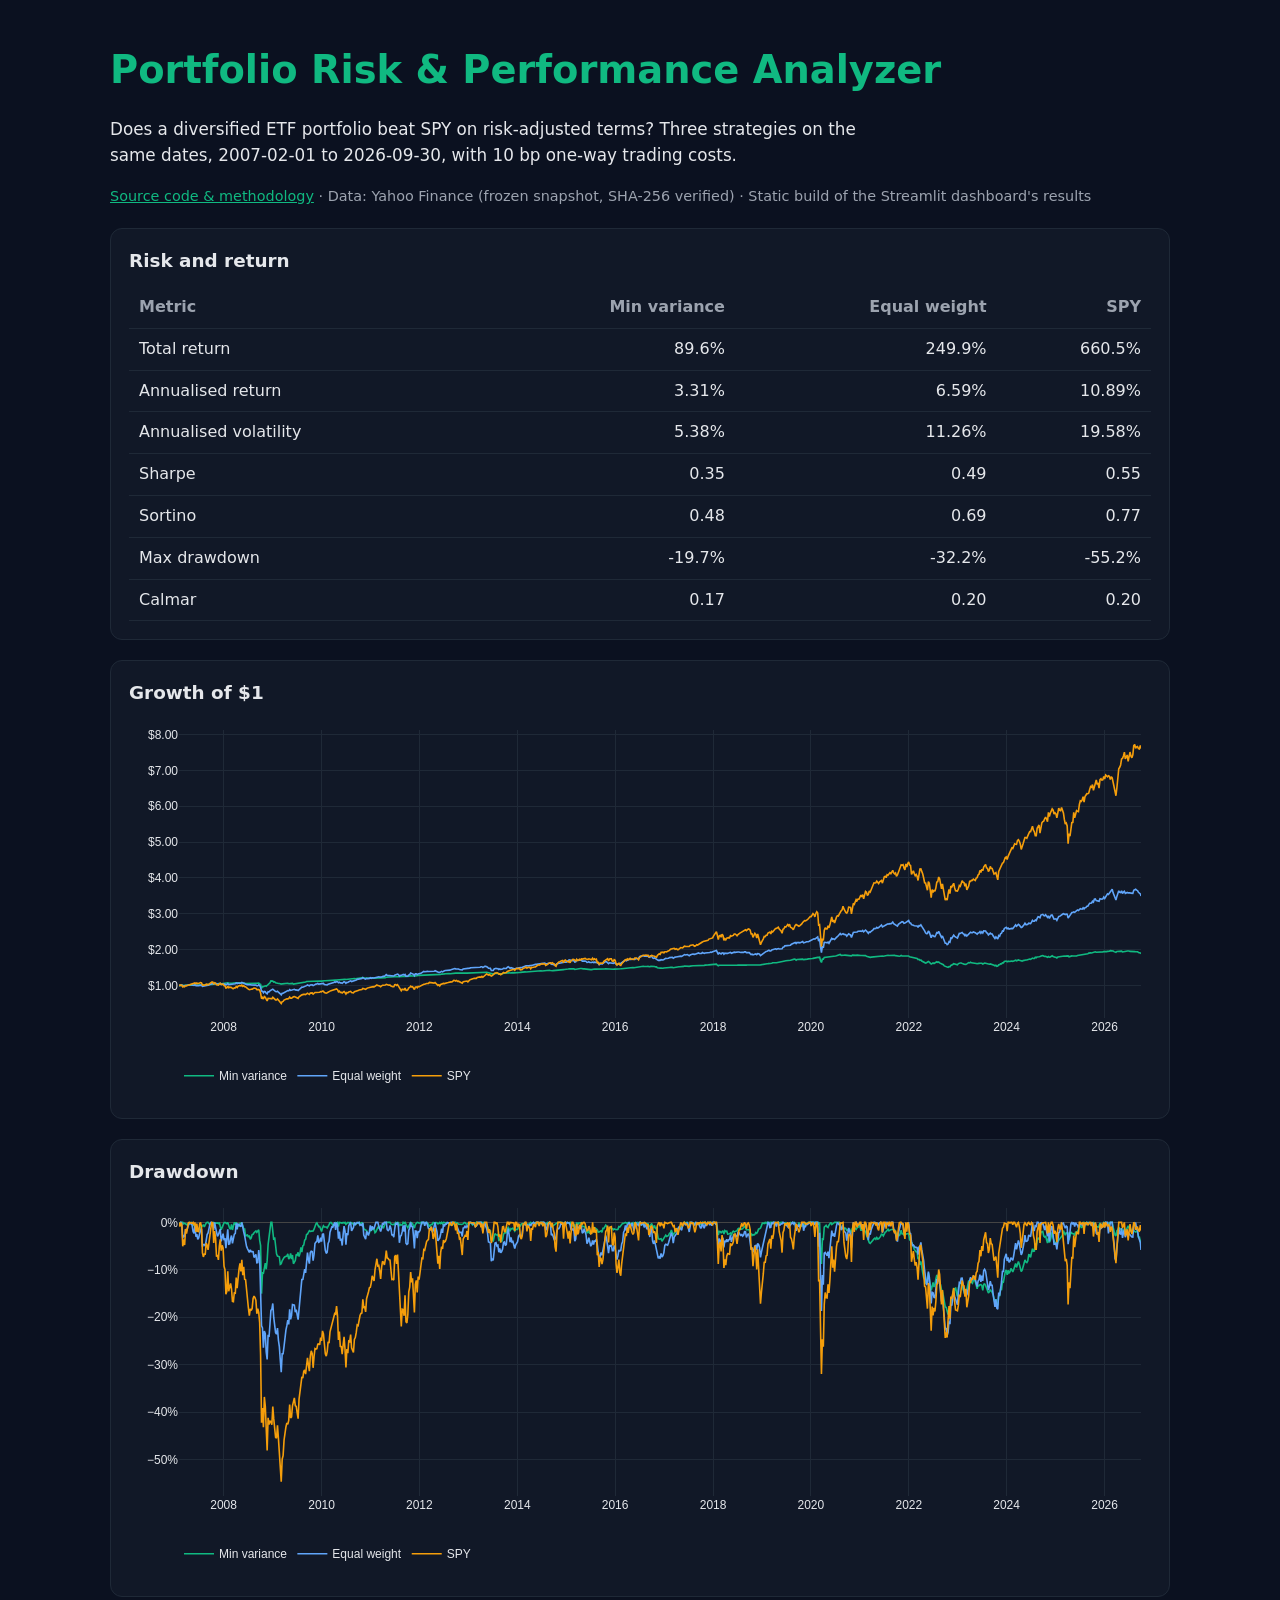
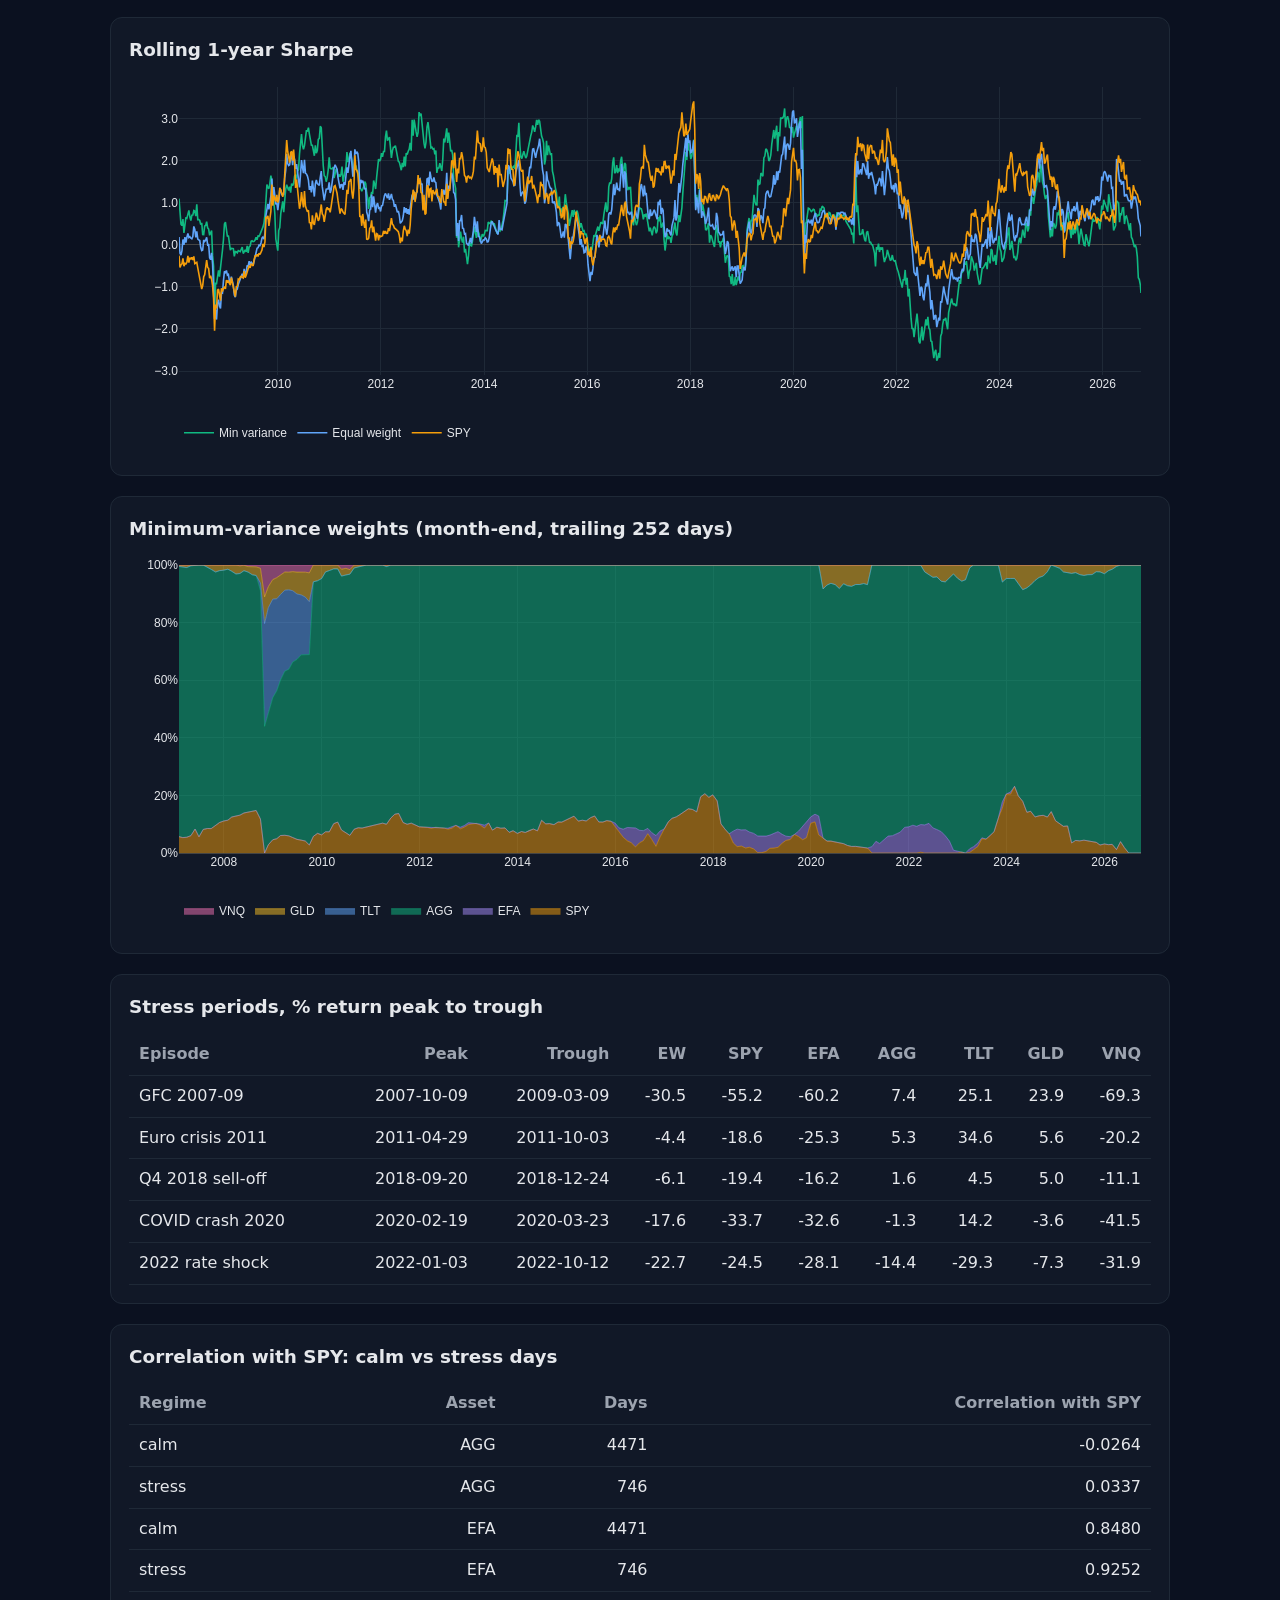
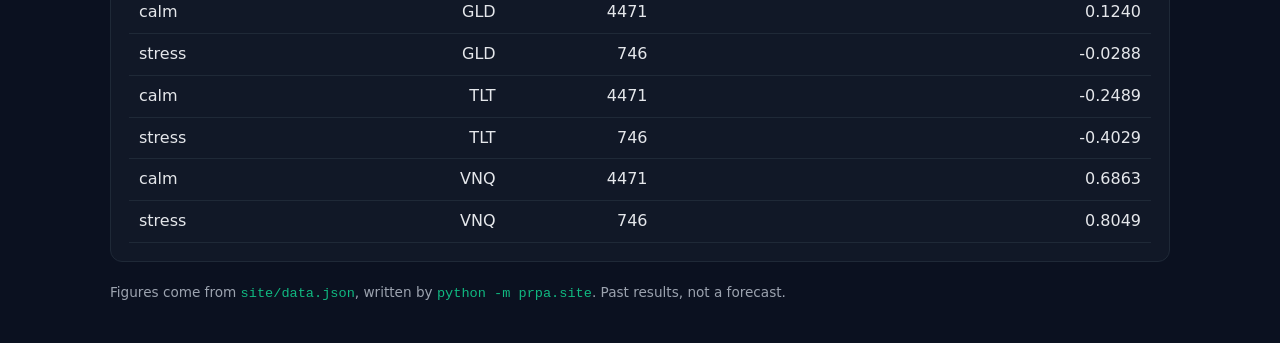
<file: index.html>
<!doctype html>
<html lang="en">
<head>
<meta charset="utf-8">
<meta name="viewport" content="width=device-width, initial-scale=1">
<title>Portfolio Risk &amp; Performance Analyzer</title>
<meta name="description" content="Equal-weight and minimum-variance ETF portfolios vs SPY, 2007–2026, from a frozen Yahoo Finance snapshot.">
<link rel="stylesheet" href="style.css">
<script src="https://cdn.plot.ly/plotly-2.35.2.min.js" charset="utf-8" defer></script>
<script src="app.js" defer></script>
</head>
<body>
<header>
  <h1>Portfolio Risk &amp; Performance Analyzer</h1>
  <p class="lede">Does a diversified ETF portfolio beat SPY on risk-adjusted terms? Three strategies on the same dates, <span id="period"></span>, with 10 bp one-way trading costs.</p>
  <p class="links"><a href="https://github.com/ParBproject/portfolio-risk-performance-analyzer">Source code &amp; methodology</a> · Data: Yahoo Finance (frozen snapshot, SHA-256 verified) · Static build of the Streamlit dashboard's results</p>
</header>
<main>
  <section><h2>Risk and return</h2><div class="table-wrap"><table id="metrics"></table></div></section>
  <section><h2>Growth of $1</h2><div id="growth" class="chart"></div></section>
  <section><h2>Drawdown</h2><div id="drawdown" class="chart"></div></section>
  <section><h2>Rolling 1-year Sharpe</h2><div id="sharpe" class="chart"></div></section>
  <section><h2>Minimum-variance weights (month-end, trailing 252 days)</h2><div id="weights" class="chart"></div></section>
  <section><h2>Stress periods, % return peak to trough</h2><div class="table-wrap"><table id="stress"></table></div></section>
  <section><h2>Correlation with SPY: calm vs stress days</h2><div class="table-wrap"><table id="regime"></table></div></section>
</main>
<footer>Figures come from <code>site/data.json</code>, written by <code>python -m prpa.site</code>. Past results, not a forecast.</footer>
</body>
</html>
</file>
<file: style.css>
:root{--bg:#0B1120;--panel:#111827;--text:#E5E7EB;--muted:#9CA3AF;--accent:#10B981;--line:#1F2937}
*{box-sizing:border-box}
body{margin:0;background:var(--bg);color:var(--text);font:16px/1.55 system-ui,-apple-system,Segoe UI,Roboto,sans-serif}
header,main,footer{max-width:1100px;margin:0 auto;padding:0 20px}
header{padding-top:40px}
h1{margin:0 0 8px;font-size:clamp(1.6rem,4vw,2.4rem);color:var(--accent)}
h2{font-size:1.15rem;margin:0 0 12px}
.lede{font-size:1.05rem;max-width:760px}
.links{color:var(--muted);font-size:.9rem}
a{color:var(--accent)}
section{background:var(--panel);border:1px solid var(--line);border-radius:12px;padding:18px;margin:20px 0}
.chart{width:100%;height:380px}
.table-wrap{overflow-x:auto}
table{border-collapse:collapse;width:100%;font-variant-numeric:tabular-nums}
th,td{padding:8px 10px;border-bottom:1px solid var(--line);text-align:right;white-space:nowrap}
th:first-child,td:first-child{text-align:left}
th{color:var(--muted);font-weight:600}
td.best{color:var(--accent);font-weight:600}
footer{color:var(--muted);font-size:.85rem;padding-bottom:40px}
code{color:var(--accent)}
@media (max-width:600px){.chart{height:300px}section{padding:12px}}
</file>
